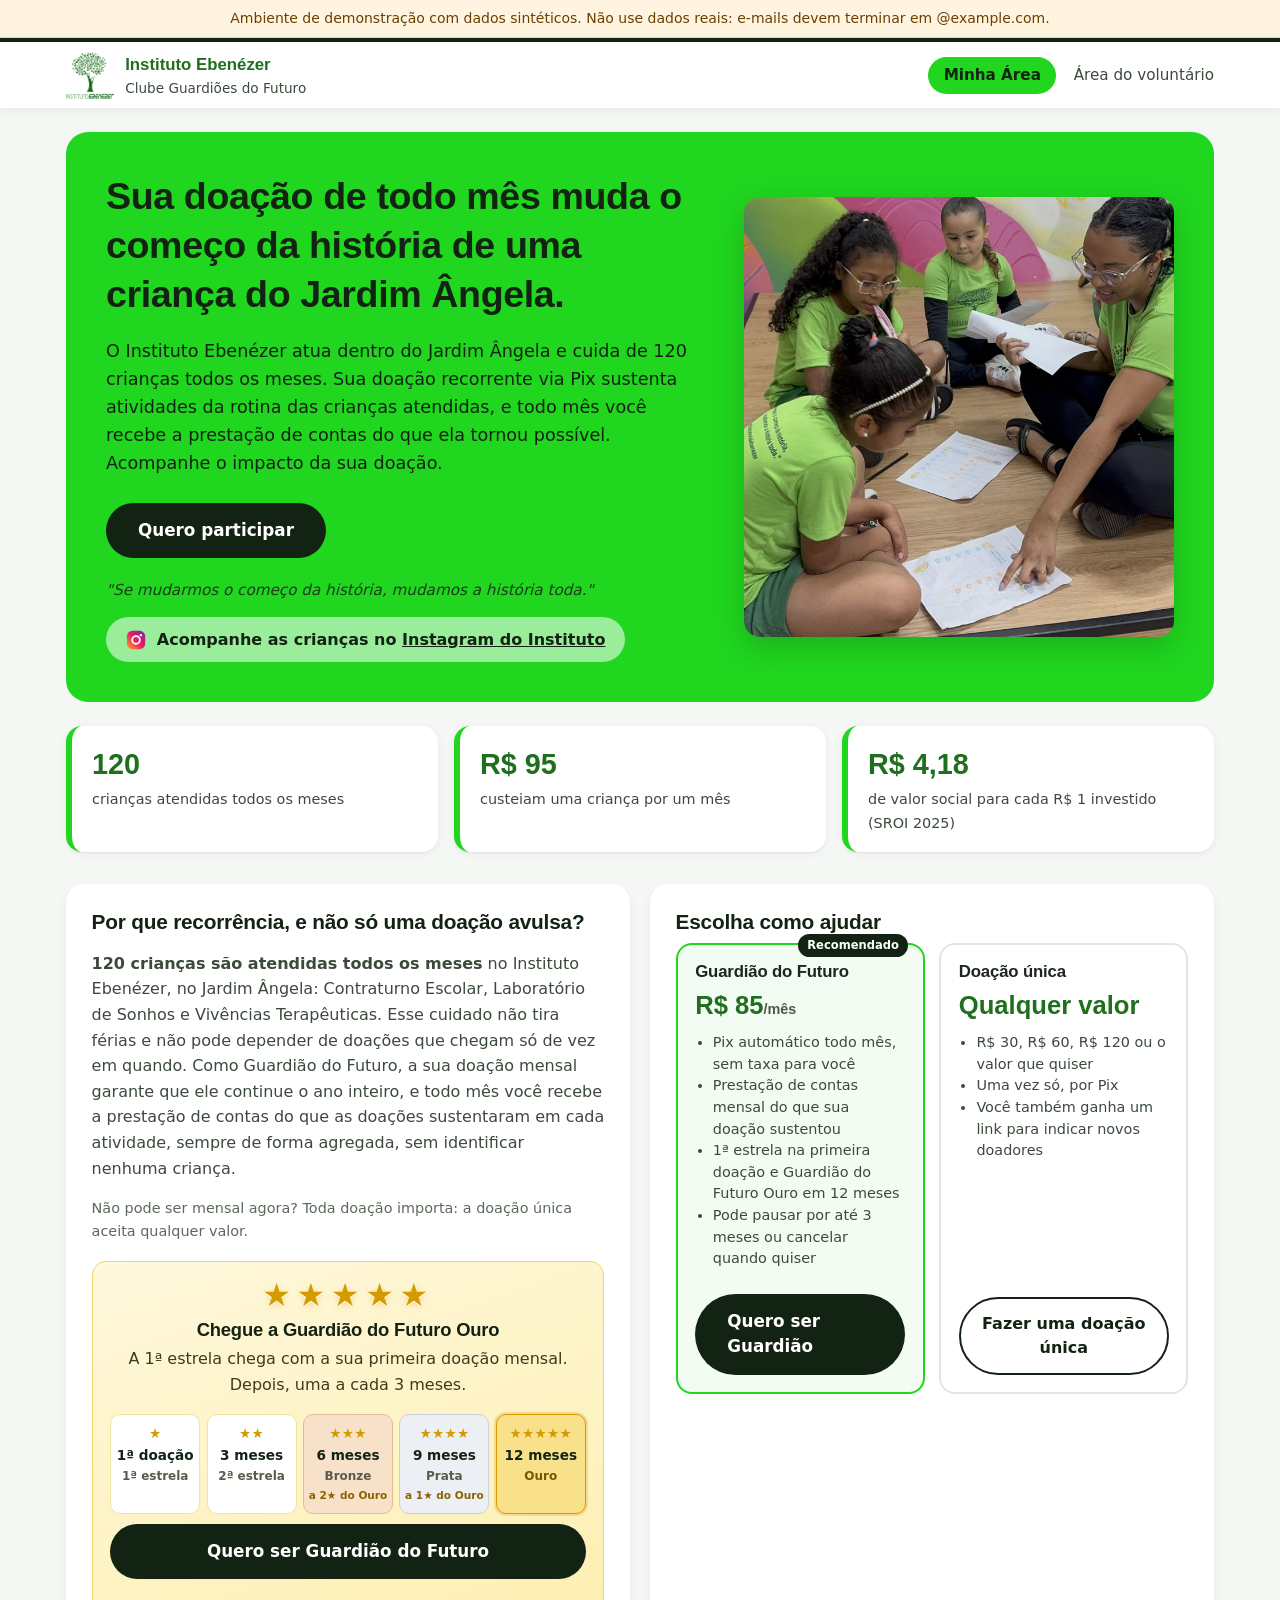
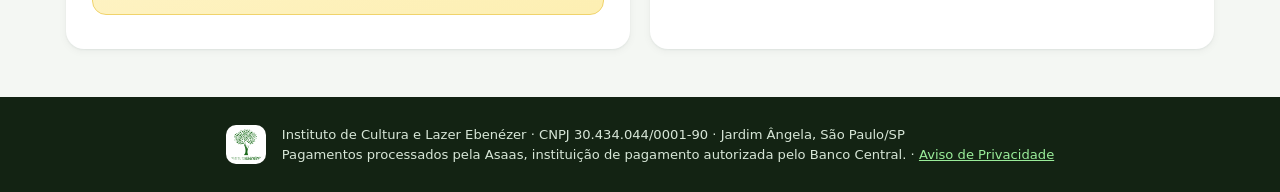
<file: web/index.html>
<!doctype html>
<html lang="pt-BR">
<head>
<meta charset="utf-8">
<meta name="viewport" content="width=device-width, initial-scale=1">
<title>Clube Guardiões do Futuro | Instituto Ebenézer</title>
<meta name="description" content="Doe todo mês e sustente o atendimento de 120 crianças no Jardim Ângela, São Paulo.">
<link rel="icon" type="image/png" href="img/favicon.png">
<link rel="stylesheet" href="css/estilo.css">
</head>
<body class="pub">
<header class="pub-topo">
  <div class="cont">
    <a class="marca-logo" href="index.html">
      <img src="img/logo-ebenezer.png" alt="Instituto Ebenézer" width="48" height="47">
      <span><strong>Instituto Ebenézer</strong><small>Clube Guardiões do Futuro</small></span>
    </a>
    <nav class="nav-topo">
      <a class="link-topo destaque" href="#entrar" data-ir="entrar">Minha Área</a>
      <a class="link-topo" href="painel.html">Área do voluntário</a>
    </nav>
  </div>
</header>

<main>
<div class="faixa-convite" id="faixa-convite" hidden></div>

<!-- ================= INÍCIO ================= -->
<div class="tela" id="tela-inicio" data-tela="inicio">
<section class="vitrine">
  <div class="vitrine-cartao">
    <div class="vitrine-texto">
      <h1>Sua doação de todo mês muda o começo da história de uma criança do Jardim Ângela.</h1>
      <p>O Instituto Ebenézer atua dentro do Jardim Ângela e cuida de 120 crianças todos os meses. Sua doação recorrente via Pix sustenta atividades da rotina das crianças atendidas, e todo mês você recebe a prestação de contas do que ela tornou possível. Acompanhe o impacto da sua doação.</p>
      <a class="btn-pilula" href="#cadastro" data-ir="cadastro" data-tipo="guardiao">Quero participar</a>
      <p class="lema">"Se mudarmos o começo da história, mudamos a história toda."</p>
      <a class="insta" href="https://www.instagram.com/institutosocialebenezer/" target="_blank" rel="noopener">
        <svg viewBox="0 0 24 24" width="22" height="22" aria-hidden="true"><defs><linearGradient id="ig" x1="0" y1="1" x2="1" y2="0"><stop offset="0" stop-color="#f9a825"/><stop offset=".5" stop-color="#e91e63"/><stop offset="1" stop-color="#7b1fa2"/></linearGradient></defs><rect x="2" y="2" width="20" height="20" rx="6" fill="url(#ig)"/><circle cx="12" cy="12" r="4.2" fill="none" stroke="#fff" stroke-width="2"/><circle cx="17.3" cy="6.7" r="1.3" fill="#fff"/></svg>
        <span>Acompanhe as crianças no <u>Instagram do Instituto</u></span>
      </a>
    </div>
    <figure class="vitrine-foto">
      <img src="img/guardioes.jpg" alt="Educadora do Instituto Ebenézer em atividade de leitura com crianças sentadas no chão" width="754" height="1100">
    </figure>
  </div>
</section>

<section class="numeros" aria-label="O Instituto em números">
  <div class="numero"><strong>120</strong><span>crianças atendidas todos os meses</span></div>
  <div class="numero"><strong>R$ 95</strong><span>custeiam uma criança por um mês</span></div>
  <div class="numero"><strong>R$ 4,18</strong><span>de valor social para cada R$ 1 investido (SROI 2025)</span></div>
</section>


<section class="bloco">
  <div class="bloco-cartao">
    <h2>Por que recorrência, e não só uma doação avulsa?</h2>
    <p><strong>120 crianças são atendidas todos os meses</strong> no Instituto Ebenézer, no Jardim Ângela: Contraturno Escolar, Laboratório de Sonhos e Vivências Terapêuticas. Esse cuidado não tira férias e não pode depender de doações que chegam só de vez em quando. Como Guardião do Futuro, a sua doação mensal garante que ele continue o ano inteiro, e todo mês você recebe a prestação de contas do que as doações sustentaram em cada atividade, sempre de forma agregada, sem identificar nenhuma criança.</p>
    <p class="nota-suave">Não pode ser mensal agora? Toda doação importa: a doação única aceita qualquer valor.</p>
    <div class="convite-ouro" aria-labelledby="titulo-ouro">
      <div class="ouro-cabeca">
        <span class="ouro-estrelas" aria-hidden="true">★★★★★</span>
        <h3 id="titulo-ouro">Chegue a Guardião do Futuro Ouro</h3>
        <p>A 1ª estrela chega com a sua primeira doação mensal. Depois, uma a cada 3 meses.</p>
      </div>
      <ol class="trilha-estrelas" aria-label="Como se ganham as estrelas">
        <li><span class="est" aria-hidden="true">★</span><b>1ª doação</b><small>1ª estrela</small></li>
        <li><span class="est" aria-hidden="true">★★</span><b>3 meses</b><small>2ª estrela</small></li>
        <li class="nivel-bronze"><span class="est" aria-hidden="true">★★★</span><b>6 meses</b><small>Bronze</small><i class="falta-ouro">a 2★ do Ouro</i></li>
        <li class="nivel-prata"><span class="est" aria-hidden="true">★★★★</span><b>9 meses</b><small>Prata</small><i class="falta-ouro">a 1★ do Ouro</i></li>
        <li class="nivel-ouro"><span class="est" aria-hidden="true">★★★★★</span><b>12 meses</b><small>Ouro</small></li>
      </ol>
      <a class="btn-pilula" href="#cadastro" data-ir="cadastro" data-tipo="guardiao">Quero ser Guardião do Futuro</a>
    </div>
  </div>
  <div class="bloco-cartao">
    <h2>Escolha como ajudar</h2>
    <div class="formas">
      <div class="forma destaque">
        <span class="etiqueta">Recomendado</span>
        <h3>Guardião do Futuro</h3>
        <div class="forma-valor">R$ 85<small>/mês</small></div>
        <ul>
          <li>Pix automático todo mês, sem taxa para você</li>
          <li>Prestação de contas mensal do que sua doação sustentou</li>
          <li>1ª estrela na primeira doação e Guardião do Futuro Ouro em 12 meses</li>
          <li>Pode pausar por até 3 meses ou cancelar quando quiser</li>
        </ul>
        <a class="btn-pilula largo" href="#cadastro" data-ir="cadastro" data-tipo="guardiao">Quero ser Guardião</a>
      </div>
      <div class="forma">
        <h3>Doação única</h3>
        <div class="forma-valor">Qualquer valor</div>
        <ul>
          <li>R$ 30, R$ 60, R$ 120 ou o valor que quiser</li>
          <li>Uma vez só, por Pix</li>
          <li>Você também ganha um link para indicar novos doadores</li>
        </ul>
        <a class="btn-contorno largo" href="#cadastro" data-ir="cadastro" data-tipo="unica">Fazer uma doação única</a>
      </div>
    </div>
  </div>
</section>
</div>

<!-- ================= CADASTRO (1) ================= -->
<section class="tela jornada" id="tela-cadastro" data-tela="cadastro" hidden>
    <ol class="stepper" aria-label="Etapas da adesão">
      <li class="atual"><span>1</span>Seus dados</li>
      <li class=""><span>2</span>Pagamento</li>
      <li class=""><span>3</span>Confirmação</li>
    </ol>
  <div class="jornada-cartao">
    <img class="jornada-foto" src="img/guardioes-grupo.jpg" alt="Crianças e equipe do Instituto Ebenézer com a camiseta verde do Instituto" width="1200" height="900">
    <h1>Fazer parte do Clube Guardiões do Futuro</h1>
    <p class="sub">Doação via Pix, em poucos passos, sem burocracia.</p>
    <form class="cartao form-adesao" id="form-adesao" novalidate>
      <fieldset class="campo escolha-tipo">
        <legend>Como você quer ajudar?</legend>
        <label class="tipo"><input type="radio" name="tipo" value="guardiao" id="tipo-guardiao" checked>
          <span><strong>Guardião do Futuro · R$ 85 por mês</strong><small>Doação mensal recorrente, com prestação de contas todo mês</small></span></label>
        <label class="tipo"><input type="radio" name="tipo" value="unica" id="tipo-unica">
          <span><strong>Doação única · qualquer valor</strong><small>Uma vez só. Para quem não pode ser mensal agora ou quer doar mais</small></span></label>
      </fieldset>
      <fieldset class="campo" id="bloco-valor-unica" hidden style="border:0;padding:0;margin:0 0 1rem">
        <legend style="font-weight:600;font-size:.9rem;margin-bottom:.3rem">Quanto você quer doar?</legend>
        <div class="faixas">
          <label class="faixa"><input type="radio" name="valor" value="30"><span>R$ 30<small>&nbsp;</small></span></label>
          <label class="faixa"><input type="radio" name="valor" value="60" checked><span>R$ 60<small>&nbsp;</small></span></label>
          <label class="faixa"><input type="radio" name="valor" value="120"><span>R$ 120<small>&nbsp;</small></span></label>
          <label class="faixa"><input type="radio" name="valor" value="outro"><span>Outro<small>&nbsp;</small></span></label>
        </div>
        <div class="campo" id="campo-outro" hidden style="margin-top:.5rem">
          <label for="valor-outro">Outro valor (R$)</label>
          <input id="valor-outro" type="number" min="10" max="50000" step="1" inputmode="numeric" placeholder="Ex.: 500">
        </div>
      </fieldset>
      <div class="campo"><label for="nome">Nome</label><input id="nome" type="text" autocomplete="name" required maxlength="120"></div>
      <div class="campo"><label for="telefone">WhatsApp</label><input id="telefone" type="tel" autocomplete="tel" placeholder="(11) 90000-0000" maxlength="30">
        <div class="ajuda">É por onde chegam o Pix do mês, o agradecimento e as notícias das crianças. Também é o seu acesso à Minha Área.</div></div>
      <div class="campo"><label for="cpf">CPF</label><input id="cpf" type="text" inputmode="numeric" autocomplete="off" placeholder="000.000.000-00" maxlength="14" required>
        <div class="ajuda">Exigido para o Pix. Guardamos o CPF cifrado: a equipe do Clube não vê o número.</div></div>
      <div class="campo"><label for="email">E-mail <span class="opcional">(opcional)</span></label><input id="email" type="email" autocomplete="email"></div>
      <div class="campo" id="campo-dia"><label for="dia">Melhor dia para o Pix</label>
        <select id="dia"><option>5</option><option selected>10</option><option>15</option><option>20</option><option>25</option></select></div>
      <label class="consent campo"><input type="checkbox" id="consent" required>
        <span>Autorizo o Instituto Ebenézer a usar meu nome, CPF, WhatsApp e e-mail (se informado) para processar a doação e enviar notícias do Clube, conforme o <a href="privacidade.html" target="_blank">Aviso de Privacidade (LGPD)</a>. Posso cancelar quando quiser.</span></label>
      <button class="btn-pilula largo" type="submit" id="btn-aderir">Continuar para o pagamento</button>
      <div id="resultado" aria-live="polite"></div>
      <p class="rodape-form"><a href="#inicio" data-ir="inicio">Cancelar e voltar ao início</a></p>
    </form>
  </div>
</section>

<!-- ================= PAGAMENTO (2) ================= -->
<section class="tela jornada" id="tela-pagamento" data-tela="pagamento" hidden>
    <ol class="stepper" aria-label="Etapas da adesão">
      <li class="feito"><span>✓</span>Seus dados</li>
      <li class="atual"><span>2</span>Pagamento</li>
      <li class=""><span>3</span>Confirmação</li>
    </ol>
  <div class="jornada-cartao">
    <h1>Pagar via Pix</h1>
    <p class="sub">Falta pouco, <strong data-campo="nome"></strong>. <span data-se="guardiao">Este é o Pix do seu primeiro mês.</span><span data-se="unica">Este é o Pix da sua doação.</span></p>
    <div class="aviso-teste" data-so-demo>Tela de demonstração: nenhuma cobrança real é feita. Em produção, este Pix é gerado pela Asaas, que já é o gateway do Instituto.</div>
    <div class="pix">
      <div class="pix-qr" id="pix-qr" aria-hidden="true"></div>
      <div class="pix-valor" data-campo="valor"></div>
      <div class="pix-sub"><span data-se="guardiao">por mês · Instituto Ebenézer · todo dia <span data-campo="dia"></span></span><span data-se="unica">doação única · Instituto Ebenézer</span></div>
      <div class="pix-copia">
        <code id="pix-codigo"></code>
        <button class="btn-contorno" type="button" id="btn-copiar-pix">Copiar</button>
      </div>
    </div>
    <ol class="instrucoes">
      <li>Abra o app do seu banco e escolha <strong>Pix</strong>.</li>
      <li>Leia o QR Code ou cole o código <strong>copia e cola</strong>.</li>
      <li>Confirme o pagamento.<span data-se="guardiao"> Nos próximos meses, o Pix chega no seu WhatsApp.</span></li>
    </ol>
    <div class="acoes">
      <button class="btn-pilula" type="button" id="btn-ja-paguei">Já paguei</button>
    </div>
    <p class="demo-link" data-so-demo><button type="button" class="link" id="btn-simular-falha">Simular falha no Pix (demonstração)</button></p>
  </div>
</section>

<!-- ================= ERRO NO PIX ================= -->
<section class="tela jornada" id="tela-erro-pix" data-tela="erro-pix" hidden>
    <ol class="stepper" aria-label="Etapas da adesão">
      <li class="feito"><span>✓</span>Seus dados</li>
      <li class="atual"><span>2</span>Pagamento</li>
      <li class=""><span>3</span>Confirmação</li>
    </ol>
  <div class="jornada-cartao">
    <h1>Não conseguimos confirmar o Pix</h1>
    <p class="sub">Isso pode acontecer eventualmente. Veja o que fazer a seguir.</p>
    <div class="aviso-erro">Pode ser instabilidade do banco ou o código Pix expirou. Nenhum valor foi cobrado: pode tentar novamente com tranquilidade.</div>
    <div class="acoes">
      <a class="btn-pilula" href="#pagamento" data-ir="pagamento">Tentar novamente</a>
    </div>
  </div>
</section>

<!-- ================= CONFIRMAÇÃO (3) ================= -->
<section class="tela jornada" id="tela-confirmacao" data-tela="confirmacao" hidden>
    <ol class="stepper" aria-label="Etapas da adesão">
      <li class="feito"><span>✓</span>Seus dados</li>
      <li class="feito"><span>✓</span>Pagamento</li>
      <li class="feito"><span>✓</span>Confirmação</li>
    </ol>
  <div class="jornada-cartao centro">
    <div class="selo-ok" aria-hidden="true">✓</div>
    <h1>Obrigado(a), <span data-campo="nome"></span>! 💚</h1>
    <p class="sub"><span data-se="guardiao">Você agora é Guardião do Futuro. Este é o resumo.</span><span data-se="unica">Sua doação faz diferença na rotina das crianças. Este é o resumo.</span></p>
    <dl class="resumo">
      <div><dt>Doador(a)</dt><dd data-campo="nome-completo"></dd></div>
      <div><dt>Valor</dt><dd><span data-campo="valor"></span><span data-se="guardiao"> / mês</span></dd></div>
      <div><dt>Forma</dt><dd><span data-se="guardiao">Mensal, via Pix, todo dia <span data-campo="dia"></span></span><span data-se="unica">Doação única, via Pix</span></dd></div>
      <div data-se="convidado"><dt>Convite de</dt><dd data-campo="convidado"></dd></div>
    </dl>
    <div class="indique">
      <h2>Indique um novo Doador</h2>
      <p>Uma mensagem sua vale mais que qualquer campanha. Mande pelo WhatsApp para quem você sabe que se importa.</p>
      <a class="btn-whats" id="btn-indicar" href="#" target="_blank" rel="noopener"><span aria-hidden="true">💬</span> Indique um novo Doador</a>
      <a class="link" href="#convite" data-ir="convite">Ver a mensagem e copiar o meu link</a>
    </div>
    <div class="aviso-suave"><span data-se="guardiao">A Asaas confirma o Pix em instantes e você recebe o agradecimento no WhatsApp. Todo mês chega a notícia do que as doações sustentaram. A cada 3 meses você ganha uma estrela.</span><span data-se="unica">Você recebe o agradecimento no WhatsApp. Quando quiser, pode virar Guardião do Futuro com R$ 85 por mês.</span></div>
    <div class="acoes coluna">
      <a class="btn-pilula" href="#area" data-ir="area" data-se="guardiao">Ir para minha Área</a>
      <a class="link" href="#inicio" data-ir="inicio">Voltar ao início</a>
    </div>
  </div>
</section>

<!-- ================= CONVITE ================= -->
<section class="tela jornada" id="tela-convite" data-tela="convite" hidden>
  <div class="jornada-cartao">
    <h1>Indique um novo Doador</h1>
    <p class="sub">Seu link pessoal. Quem entrar por ele vê esta página já como seu convite, e o Instituto sabe que veio de você.</p>
    <div class="msg-convite" id="msg-convite"></div>
    <div class="pix-copia">
      <code id="link-convite"></code>
      <button class="btn-contorno" type="button" id="btn-copiar-convite">Copiar link</button>
    </div>
    <div class="acoes coluna">
      <a class="btn-whats" id="btn-whatsapp" href="#" target="_blank" rel="noopener"><span aria-hidden="true">💬</span> Enviar pelo WhatsApp</a>
      <a class="link" href="#inicio" data-ir="inicio">Pular por agora</a>
    </div>
  </div>
</section>

<!-- ================= MINHA ÁREA: ENTRAR ================= -->
<section class="tela jornada" id="tela-entrar" data-tela="entrar" hidden>
  <div class="jornada-cartao">
    <h1>🔐 Entrar na minha Área</h1>
    <p class="sub">Para quem já é Guardião: acompanhe sua doação, seu impacto, suas estrelas e seu recibo.</p>
    <form id="form-entrar" novalidate>
      <div class="campo"><label for="lg-whats">WhatsApp cadastrado</label><input id="lg-whats" type="tel" autocomplete="tel" placeholder="(11) 90000-0000" maxlength="30"></div>
      <div class="campo"><label for="lg-cpf">CPF cadastrado</label><input id="lg-cpf" type="text" inputmode="numeric" autocomplete="off" placeholder="000.000.000-00" maxlength="14"></div>
      <button class="btn-pilula largo" type="submit" id="btn-entrar">Entrar</button>
      <div id="msg-entrar" aria-live="polite"></div>
    </form>
    <p class="demo-link" data-so-demo><button type="button" class="link" id="btn-entrar-demo">Entrar como Guardião de demonstração</button></p>
    <p class="rodape-form"><a href="#inicio" data-ir="inicio">Voltar ao início</a></p>
  </div>
</section>

<!-- ================= MINHA ÁREA ================= -->
<section class="tela area" id="tela-area" data-tela="area" hidden>
  <div class="area-topo">
    <p class="area-ola">Olá, <span id="area-nome"></span>! Esta é a sua Área de Guardião.</p>
    <button class="btn-contorno" type="button" id="btn-sair-area">Sair</button>
  </div>
  <div class="conquista" id="area-nivel"></div>
  <div class="area-grade">
    <div class="area-cartao" id="area-jornada"></div>
    <div class="area-cartao" id="area-status"></div>
  </div>
  <div class="area-cartao alerta-atraso" id="area-atraso" hidden></div>
  <div class="area-cartao indique compacto">
    <div>
      <h2>Indique um novo Doador</h2>
      <p id="area-indicacoes"></p>
    </div>
    <a class="btn-whats" id="area-btn-indicar" href="#" target="_blank" rel="noopener"><span aria-hidden="true">💬</span> Indique um novo Doador</a>
  </div>
  <div class="area-grade">
    <div class="area-cartao">
      <h2>Linha do tempo de impacto</h2>
      <p class="sub">O que as doações sustentaram, mês a mês.</p>
      <ol class="linha-tempo" id="area-impacto"></ol>
    </div>
    <div class="area-cartao">
      <h2>Histórico de doações</h2>
      <table class="tabela-simples" id="area-historico"></table>
      <button class="btn-contorno" type="button" id="btn-recibo">Emitir recibo de <span id="ano-recibo"></span></button>
    </div>
  </div>
  <div id="msg-area" aria-live="polite"></div>
</section>

<!-- ================= RECIBO ================= -->
<section class="tela recibo" id="tela-recibo" data-tela="recibo" hidden>
  <div class="recibo-folha" id="recibo-folha"></div>
  <div class="acoes nao-imprimir">
    <button class="btn-pilula" type="button" onclick="window.print()">Imprimir ou salvar em PDF</button>
    <a class="link" href="#area" data-ir="area">Voltar para minha Área</a>
  </div>
</section>

<dialog id="dlg-cancelar" class="dialogo">
  <form method="dialog">
    <h2>Cancelar sua doação mensal?</h2>
    <p>Antes de cancelar: você pode <strong>pausar por até 3 meses</strong> e a doação volta sozinha. Sua história como Guardião continua.</p>
    <label for="cr-motivo">Motivo (opcional)</label>
    <select id="cr-motivo">
      <option value="">Prefiro não informar</option>
      <option>O valor ficou apertado no momento</option>
      <option>Não estou vendo o impacto com clareza</option>
      <option>Vou apoiar o Instituto de outra forma</option>
      <option>Outro motivo</option>
    </select>
    <div class="acoes">
      <button class="btn-pilula" value="pausar" type="submit">Prefiro pausar</button>
      <button class="btn-contorno perigo" value="cancelar" type="submit" id="btn-confirmar-cancelar">Sim, cancelar</button>
      <button class="link" value="voltar" type="submit">Voltar</button>
    </div>
  </form>
</dialog>
</main>

<footer class="rodape-pub">
  <img src="img/logo-ebenezer.png" alt="" width="40" height="39">
  <div>Instituto de Cultura e Lazer Ebenézer · CNPJ 30.434.044/0001-90 · Jardim Ângela, São Paulo/SP<br>
  Pagamentos processados pela Asaas, instituição de pagamento autorizada pelo Banco Central. · <a href="privacidade.html">Aviso de Privacidade</a></div>
</footer>

<script src="vendor/supabase-2.117.2.js"></script>
<script src="config.js"></script>
<script src="js/comum.js"></script>
<script src="js/adesao.js"></script>
</body>
</html>
</file>
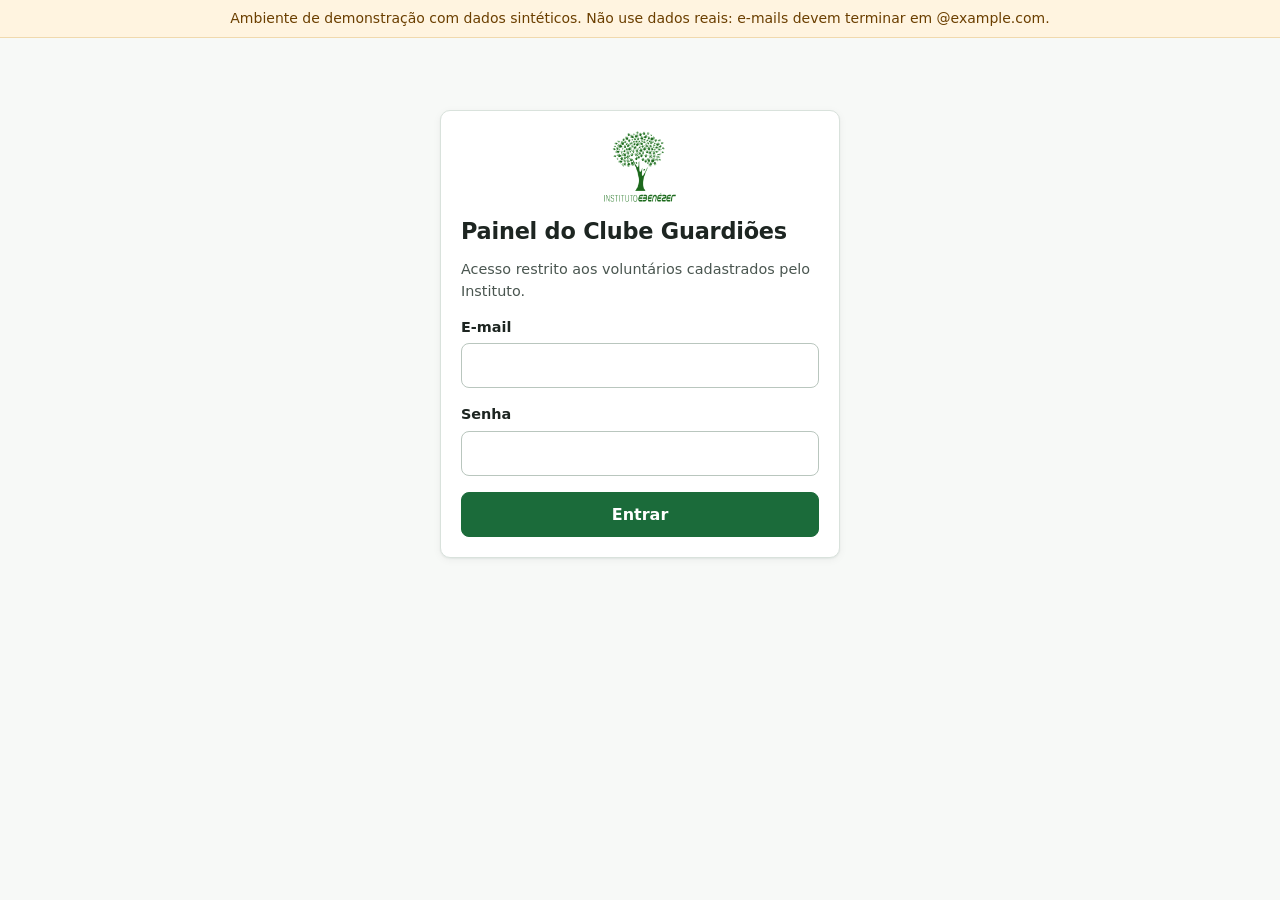
<file: web/painel.html>
<!doctype html>
<html lang="pt-BR">
<head>
<meta charset="utf-8">
<meta name="viewport" content="width=device-width, initial-scale=1">
<title>Painel do Clube | Instituto Ebenézer</title>
<link rel="icon" type="image/png" href="img/favicon.png">
<link rel="stylesheet" href="css/estilo.css">
</head>
<body>

<!-- ============ LOGIN ============ -->
<section id="tela-login" class="login cartao" hidden>
  <img src="img/logo-ebenezer.png" alt="Instituto Ebenézer" width="72" height="71" style="display:block;margin:0 auto 1rem">
  <h1>Painel do Clube Guardiões</h1>
  <p style="color:var(--tinta-2);font-size:.9rem">Acesso restrito aos voluntários cadastrados pelo Instituto.</p>
  <form id="form-login">
    <div class="campo"><label for="login-email">E-mail</label><input id="login-email" type="email" autocomplete="username" required></div>
    <div class="campo"><label for="login-senha">Senha</label><input id="login-senha" type="password" autocomplete="current-password" required></div>
    <button class="btn" style="width:100%" type="submit">Entrar</button>
    <div id="login-msg" aria-live="polite"></div>
  </form>
</section>

<!-- ============ PAINEL ============ -->
<div id="tela-painel" hidden>
  <header class="painel-topo">
    <div class="cont">
      <div class="marca-logo"><img src="img/logo-ebenezer.png" alt="Instituto Ebenézer" width="40" height="39"><span><strong>Clube Guardiões do Futuro</strong><small>Painel do voluntário</small></span></div>
      <div class="quem"><span id="quem-email"></span><button class="btn sec peq" id="btn-sair">Sair</button></div>
    </div>
  </header>
  <nav class="abas" aria-label="Seções do painel">
    <div class="cont" role="tablist">
      <button role="tab" data-aba="resumo" aria-selected="true">Resumo</button>
      <button role="tab" data-aba="alerta" aria-selected="false">Alerta de churn <span class="badge" id="badge-alerta" hidden></span></button>
      <button role="tab" data-aba="guardioes" aria-selected="false">Guardiões</button>
      <button role="tab" data-aba="unicas" aria-selected="false">Doações únicas</button>
      <button role="tab" data-aba="canais" aria-selected="false">Canais</button>
      <button role="tab" data-aba="atividades" aria-selected="false">Atividades</button>
      <button role="tab" data-aba="operacao" aria-selected="false">Operação do mês</button>
    </div>
  </nav>

  <main class="painel">
    <div id="painel-msg" aria-live="polite"></div>

    <!-- RESUMO -->
    <section class="aba" id="aba-resumo" role="tabpanel">
      <div class="cabecalho-aba">
        <div><h2>Resumo</h2><p id="resumo-ref">Último mês fechado</p></div>
        <button class="btn sec peq" id="btn-exportar">Baixar métricas mensais (CSV) para prestação de contas</button>
      </div>
      <div class="kpis" id="kpis"></div>
      <div class="grade-2">
        <div class="grafico" id="graf-base"><h3>Guardiões ativos no fim de cada mês</h3><p class="nota">Linha tracejada: meta de 100 Guardiões</p></div>
        <div class="grafico" id="graf-receita"><h3>Receita recorrente recebida por mês</h3><p class="nota">Linha tracejada: custeio mensal realizado em 2025</p></div>
      </div>
      <h3 style="margin-top:1.25rem;font-size:1rem">Métricas mensais</h3>
      <div class="tabela-wrap"><table id="tab-metricas"></table></div>
    </section>

    <!-- ALERTA -->
    <section class="aba" id="aba-alerta" role="tabpanel" hidden>
      <div class="cabecalho-aba">
        <div><h2>Alerta de churn</h2><p>Guardiões com Pix vencido e não pago. A Asaas já enviou a mensagem de recuperação; os de prioridade alta pedem contato pessoal.</p></div>
      </div>
      <div class="tabela-wrap"><table id="tab-alerta"></table></div>
    </section>

    <!-- GUARDIÕES -->
    <section class="aba" id="aba-guardioes" role="tabpanel" hidden>
      <div class="cabecalho-aba">
        <div><h2>Guardiões</h2><p>Clique em um nome para ver o histórico de cobranças e mensagens.</p></div>
        <button class="btn peq" id="btn-nova-adesao">Registrar adesão</button>
      </div>
      <div class="filtros">
        <div class="campo"><label for="busca">Buscar</label><input id="busca" type="text" placeholder="Nome ou e-mail"></div>
        <div class="campo"><label for="filtro-sit">Situação</label>
          <select id="filtro-sit"><option value="">Todas</option><option value="ativo">Ativo</option><option value="em_risco">Em risco</option><option value="pausado">Pausado</option><option value="cancelado">Cancelado</option></select></div>
        <div class="campo"><label for="filtro-origem">Canal</label><select id="filtro-origem"><option value="">Todos</option></select></div>
      </div>
      <form class="filtros" id="form-consulta-cpf" style="background:#fff;border:1px solid var(--linha);border-radius:var(--raio);padding:.75rem">
        <div class="campo"><label for="consulta-cpf">Este CPF já é Guardião?</label><input id="consulta-cpf" type="text" inputmode="numeric" autocomplete="off" placeholder="000.000.000-00" maxlength="14"></div>
        <button class="btn sec" type="submit">Consultar</button>
        <div id="resultado-cpf" aria-live="polite" style="align-self:center;font-size:.9rem"></div>
      </form>
      <p id="contagem-guardioes" style="font-size:.85rem;color:var(--tinta-2);margin:.25rem 0 .5rem"></p>
      <div class="tabela-wrap"><table id="tab-guardioes"></table></div>
    </section>

    <!-- DOAÇÕES ÚNICAS -->
    <section class="aba" id="aba-unicas" role="tabpanel" hidden>
      <div class="cabecalho-aba">
        <div><h2>Doações únicas</h2><p>Quem doou uma vez, de qualquer valor. São candidatos naturais a Guardião: convide pelo WhatsApp.</p></div>
      </div>
      <p id="unicas-resumo" style="font-size:.9rem;color:var(--tinta-2)"></p>
      <div class="tabela-wrap"><table id="tab-unicas"></table></div>
    </section>

    <!-- CANAIS -->
    <section class="aba" id="aba-canais" role="tabpanel" hidden>
      <div class="cabecalho-aba">
        <div><h2>Resultado por canal de aquisição</h2><p>Mede onde as horas mensais de captação (56 h, e 72 h a partir da Fase 3) dão mais retorno.</p></div>
      </div>
      <div class="tabela-wrap"><table id="tab-canais"></table></div>
    </section>

    <!-- ATIVIDADES E PRESTAÇÃO DE CONTAS -->
    <section class="aba" id="aba-atividades" role="tabpanel" hidden>
      <div class="cabecalho-aba">
        <div><h2>Atividades e prestação de contas</h2><p>Registre o que cada atividade sustentou no mês. É esse texto que chega aos Guardiões na notícia mensal de impacto, sempre de forma agregada, sem identificar crianças.</p></div>
        <div class="campo" style="margin:0;min-width:200px"><label for="comp-atividades">Mês</label><input id="comp-atividades" type="month"></div>
      </div>
      <div class="atividades" id="lista-atividades"></div>
      <div class="previa" id="previa-noticia"></div>
    </section>

    <!-- OPERAÇÃO -->
    <section class="aba" id="aba-operacao" role="tabpanel" hidden>
      <div class="cabecalho-aba">
        <div><h2>Operação do mês</h2><p>A rotina mensal do Clube, em três passos.</p></div>
        <div class="campo" style="margin:0;min-width:200px"><label for="competencia">Mês de competência</label><input id="competencia" type="month"></div>
      </div>
      <div class="acoes-mes">
        <div class="acao"><h3>1. Gerar cobranças</h3><p>Cria o Pix do mês para cada Guardião ativo. Em produção, a própria assinatura da Asaas faz isso.</p>
          <button class="btn" id="btn-gerar">Gerar cobranças do mês</button></div>
        <div class="acao" id="acao-simular"><span class="tag">Somente demonstração</span><h3>2. Simular a Asaas</h3>
          <p>Emite os avisos de pagamento e de atraso que a Asaas enviaria, pelo mesmo caminho do webhook real.</p>
          <button class="btn" id="btn-simular">Simular pagamentos do mês</button></div>
        <div class="acao"><h3>3. Enviar notícia de impacto</h3><p>Envia a todos os Guardiões ativos a prestação de contas registrada na aba Atividades, uma vez por mês.</p>
          <button class="btn" id="btn-impacto">Enviar notícia do mês</button></div>
      </div>
      <div class="kpis" id="kpis-mes"></div>
      <div class="filtros">
        <div class="campo"><label for="filtro-cob">Status da cobrança</label>
          <select id="filtro-cob"><option value="">Todos</option><option value="pendente">Pendente</option><option value="pago">Pago</option>
            <option value="falhou">Falhou</option><option value="recuperado">Recuperado</option><option value="cancelado">Cancelado</option></select></div>
      </div>
      <div class="tabela-wrap"><table id="tab-cobrancas"></table></div>
    </section>
  </main>
</div>

<!-- detalhe do Guardião -->
<dialog id="dlg-guardiao" aria-labelledby="dlg-g-titulo">
  <div class="dlg-cab"><h2 id="dlg-g-titulo" style="font-size:1.1rem;margin:0"></h2><button class="btn sec peq" data-fechar>Fechar</button></div>
  <div class="dlg-corpo" id="dlg-g-corpo"></div>
</dialog>

<!-- contato pessoal (alerta de churn) -->
<dialog id="dlg-contato" aria-labelledby="dlg-c-titulo">
  <div class="dlg-cab"><h2 id="dlg-c-titulo" style="font-size:1.1rem;margin:0">Registrar contato feito</h2><button class="btn sec peq" data-fechar>Fechar</button></div>
  <form class="dlg-corpo" id="form-contato">
    <p style="font-size:.9rem;color:var(--tinta-2);margin-top:0">Contato pessoal com <strong id="contato-nome"></strong>. Fica no histórico do Guardião e no alerta de churn.</p>
    <div class="campo"><label for="contato-anotacao">Anotação (opcional)</label><textarea id="contato-anotacao" rows="3" maxlength="300" placeholder="Ex.: liguei, vai pagar sexta"></textarea></div>
    <button class="btn" type="submit">Registrar contato</button>
  </form>
</dialog>

<!-- adesão pelo voluntário -->
<dialog id="dlg-adesao" aria-labelledby="dlg-a-titulo">
  <div class="dlg-cab"><h2 id="dlg-a-titulo" style="font-size:1.1rem;margin:0">Registrar adesão</h2><button class="btn sec peq" data-fechar>Fechar</button></div>
  <form class="dlg-corpo" id="form-adesao-painel">
    <p style="font-size:.85rem;color:var(--tinta-2);margin-top:0">Para quem aderiu pessoalmente, por exemplo em evento ou pelo QR Code na comunidade.</p>
    <div class="campo"><label for="a-nome">Nome</label><input id="a-nome" type="text" required maxlength="120"></div>
    <div class="campo"><label for="a-email">E-mail <span class="ajuda">(opcional)</span></label><input id="a-email" type="email"></div>
    <div class="campo"><label for="a-cpf">CPF</label><input id="a-cpf" type="text" inputmode="numeric" autocomplete="off" placeholder="000.000.000-00" maxlength="14" required></div>
    <div class="campo"><label for="a-tel">WhatsApp</label><input id="a-tel" type="tel" maxlength="30"></div>
    <div class="grade-2">
      <div class="campo"><label for="a-valor">Valor mensal (R$)</label><input id="a-valor" type="number" min="10" max="5000" value="85" required>
        <div class="ajuda">Guardião novo: R$ 85. Outro valor só para quem já doa por Pix direto.</div></div>
      <div class="campo"><label for="a-dia">Dia do Pix</label><select id="a-dia"><option>5</option><option selected>10</option><option>15</option><option>20</option><option>25</option></select></div>
    </div>
    <div class="campo"><label for="a-origem">Canal</label><select id="a-origem"></select></div>
    <label class="consent campo"><input type="checkbox" id="a-direto"><span><strong>Já doa por Pix direto</strong> na conta do Instituto (base atual). Entra no painel sem trocar a forma de pagar; o convite para migrar à Asaas vem depois.</span></label>
    <label class="consent campo"><input type="checkbox" id="a-consent"><span>A pessoa autorizou o uso de nome, CPF, WhatsApp e e-mail (se informado) para a doação mensal e as notícias do Clube (LGPD).</span></label>
    <button class="btn" type="submit">Registrar</button>
    <div id="a-msg" aria-live="polite"></div>
  </form>
</dialog>

<script src="vendor/supabase-2.117.2.js"></script>
<script src="config.js"></script>
<script src="js/comum.js"></script>
<script src="js/painel.js"></script>
</body>
</html>
</file>
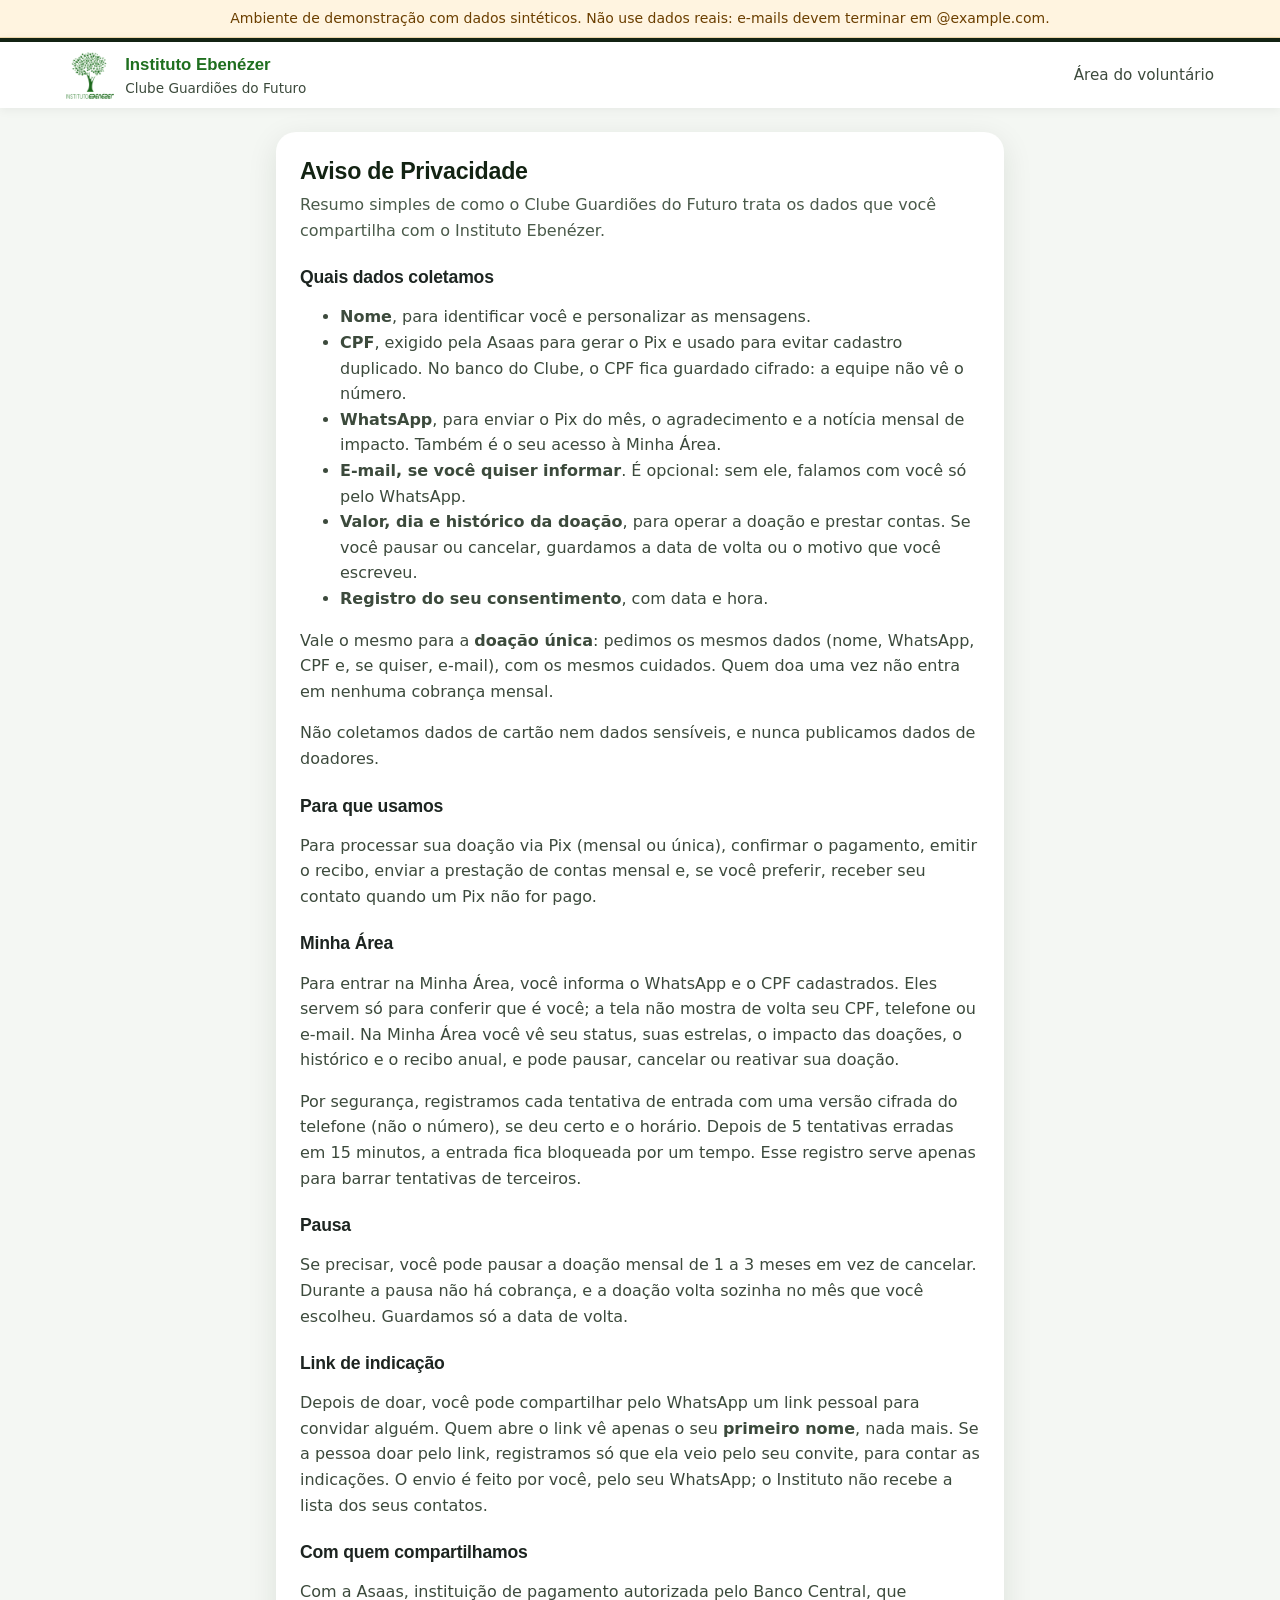
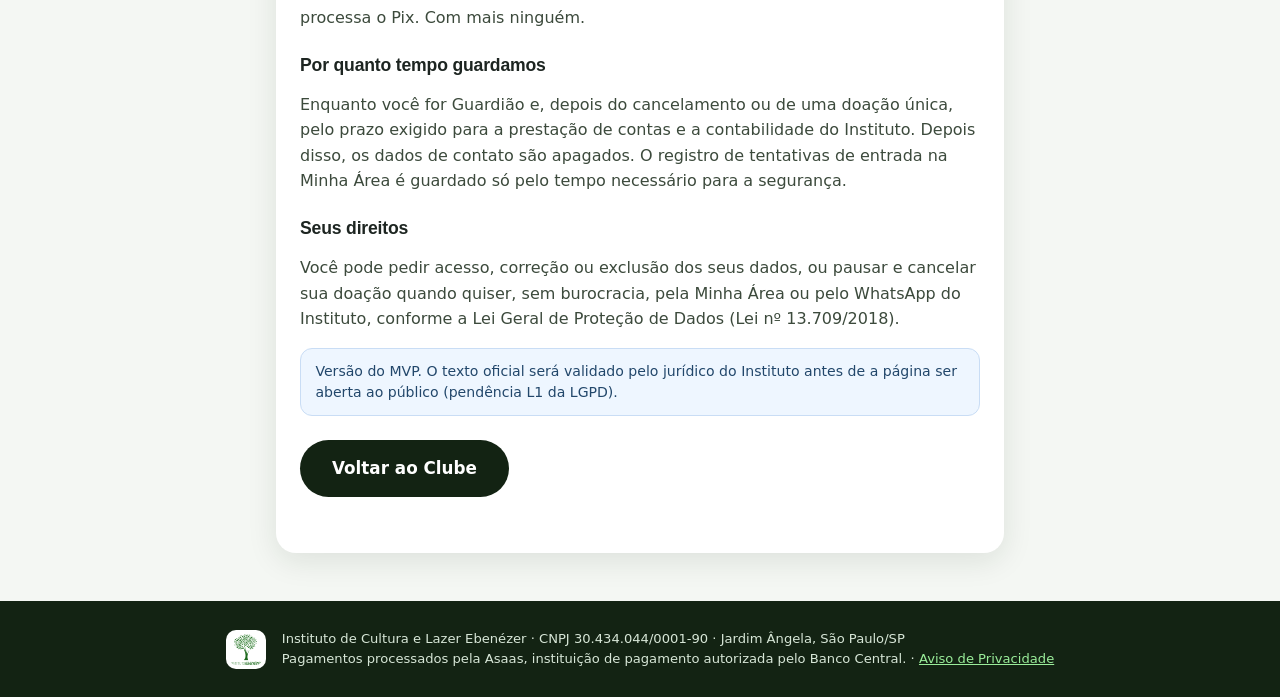
<file: web/privacidade.html>
<!doctype html>
<html lang="pt-BR">
<head>
<meta charset="utf-8">
<meta name="viewport" content="width=device-width, initial-scale=1">
<title>Aviso de Privacidade | Clube Guardiões do Futuro</title>
<meta name="description" content="Como o Clube Guardiões do Futuro trata os dados de quem doa ao Instituto Ebenézer.">
<link rel="icon" type="image/png" href="img/favicon.png">
<link rel="stylesheet" href="css/estilo.css">
</head>
<body class="pub">
<header class="pub-topo">
  <div class="cont">
    <a class="marca-logo" href="index.html">
      <img src="img/logo-ebenezer.png" alt="Instituto Ebenézer" width="48" height="47">
      <span><strong>Instituto Ebenézer</strong><small>Clube Guardiões do Futuro</small></span>
    </a>
    <a class="link-topo" href="painel.html">Área do voluntário</a>
  </div>
</header>

<main class="privacidade">
  <div class="jornada-cartao">
  <h1>Aviso de Privacidade</h1>
  <p class="sub">Resumo simples de como o Clube Guardiões do Futuro trata os dados que você compartilha com o Instituto Ebenézer.</p>

  <h2>Quais dados coletamos</h2>
  <ul>
    <li><strong>Nome</strong>, para identificar você e personalizar as mensagens.</li>
    <li><strong>CPF</strong>, exigido pela Asaas para gerar o Pix e usado para evitar cadastro duplicado. No banco do Clube, o CPF fica guardado cifrado: a equipe não vê o número.</li>
    <li><strong>WhatsApp</strong>, para enviar o Pix do mês, o agradecimento e a notícia mensal de impacto. Também é o seu acesso à Minha Área.</li>
    <li><strong>E-mail, se você quiser informar</strong>. É opcional: sem ele, falamos com você só pelo WhatsApp.</li>
    <li><strong>Valor, dia e histórico da doação</strong>, para operar a doação e prestar contas. Se você pausar ou cancelar, guardamos a data de volta ou o motivo que você escreveu.</li>
    <li><strong>Registro do seu consentimento</strong>, com data e hora.</li>
  </ul>
  <p>Vale o mesmo para a <strong>doação única</strong>: pedimos os mesmos dados (nome, WhatsApp, CPF e, se quiser, e-mail), com os mesmos cuidados. Quem doa uma vez não entra em nenhuma cobrança mensal.</p>
  <p>Não coletamos dados de cartão nem dados sensíveis, e nunca publicamos dados de doadores.</p>

  <h2>Para que usamos</h2>
  <p>Para processar sua doação via Pix (mensal ou única), confirmar o pagamento, emitir o recibo, enviar a prestação de contas mensal e, se você preferir, receber seu contato quando um Pix não for pago.</p>

  <h2>Minha Área</h2>
  <p>Para entrar na Minha Área, você informa o WhatsApp e o CPF cadastrados. Eles servem só para conferir que é você; a tela não mostra de volta seu CPF, telefone ou e-mail. Na Minha Área você vê seu status, suas estrelas, o impacto das doações, o histórico e o recibo anual, e pode pausar, cancelar ou reativar sua doação.</p>
  <p>Por segurança, registramos cada tentativa de entrada com uma versão cifrada do telefone (não o número), se deu certo e o horário. Depois de 5 tentativas erradas em 15 minutos, a entrada fica bloqueada por um tempo. Esse registro serve apenas para barrar tentativas de terceiros.</p>

  <h2>Pausa</h2>
  <p>Se precisar, você pode pausar a doação mensal de 1 a 3 meses em vez de cancelar. Durante a pausa não há cobrança, e a doação volta sozinha no mês que você escolheu. Guardamos só a data de volta.</p>

  <h2>Link de indicação</h2>
  <p>Depois de doar, você pode compartilhar pelo WhatsApp um link pessoal para convidar alguém. Quem abre o link vê apenas o seu <strong>primeiro nome</strong>, nada mais. Se a pessoa doar pelo link, registramos só que ela veio pelo seu convite, para contar as indicações. O envio é feito por você, pelo seu WhatsApp; o Instituto não recebe a lista dos seus contatos.</p>

  <h2>Com quem compartilhamos</h2>
  <p>Com a Asaas, instituição de pagamento autorizada pelo Banco Central, que processa o Pix. Com mais ninguém.</p>

  <h2>Por quanto tempo guardamos</h2>
  <p>Enquanto você for Guardião e, depois do cancelamento ou de uma doação única, pelo prazo exigido para a prestação de contas e a contabilidade do Instituto. Depois disso, os dados de contato são apagados. O registro de tentativas de entrada na Minha Área é guardado só pelo tempo necessário para a segurança.</p>

  <h2>Seus direitos</h2>
  <p>Você pode pedir acesso, correção ou exclusão dos seus dados, ou pausar e cancelar sua doação quando quiser, sem burocracia, pela Minha Área ou pelo WhatsApp do Instituto, conforme a Lei Geral de Proteção de Dados (Lei nº 13.709/2018).</p>

  <div class="aviso-teste">Versão do MVP. O texto oficial será validado pelo jurídico do Instituto antes de a página ser aberta ao público (pendência L1 da LGPD).</div>
  <p><a class="btn-pilula" href="index.html">Voltar ao Clube</a></p>
  </div>
</main>

<footer class="rodape-pub">
  <img src="img/logo-ebenezer.png" alt="" width="40" height="39">
  <div>Instituto de Cultura e Lazer Ebenézer · CNPJ 30.434.044/0001-90 · Jardim Ângela, São Paulo/SP<br>
  Pagamentos processados pela Asaas, instituição de pagamento autorizada pelo Banco Central. · <a href="privacidade.html">Aviso de Privacidade</a></div>
</footer>

<script src="vendor/supabase-2.117.2.js"></script>
<script src="config.js"></script>
<script src="js/comum.js"></script>
</body>
</html>
</file>
<file: web/css/estilo.css>
/* Clube Guardiões do Futuro | estilo único das duas telas */
:root {
  --verde-900: #14532d;
  --verde-700: #1b6b3a;
  --verde-600: #237a45;
  --verde-100: #e3f1e7;
  --verde-50:  #f2f8f4;
  --tinta:     #1d2521;
  --tinta-2:   #4a5650;
  --tinta-3:   #6b7670;
  --linha:     #d9e2dc;
  --fundo:     #f7f9f7;
  --cartao:    #ffffff;
  --ok:        #1b6b3a;
  --atencao:   #9a5b00;
  --atencao-bg:#fff4e0;
  --critico:   #b42318;
  --critico-bg:#fdecea;
  --neutro-bg: #eef1ef;
  --raio: 10px;
  --sombra: 0 1px 2px rgba(20, 40, 30, .06), 0 2px 8px rgba(20, 40, 30, .05);
  --fonte: "Inter", system-ui, -apple-system, "Segoe UI", Roboto, sans-serif;
}
* { box-sizing: border-box; }
html, body { margin: 0; }
body { font-family: var(--fonte); color: var(--tinta); background: var(--fundo); line-height: 1.5; font-size: 16px; }
a { color: var(--verde-700); }
button, input, select { font: inherit; }
h1, h2, h3 { line-height: 1.2; margin: 0 0 .5rem; letter-spacing: -.01em; }
.sr-only { position: absolute; width: 1px; height: 1px; overflow: hidden; clip: rect(0 0 0 0); white-space: nowrap; }

.aviso-demo { background: #fff4e0; color: #6b3f00; border-bottom: 1px solid #f0d9ae; text-align: center; font-size: .875rem; padding: .5rem 1rem; }

/* ---------- botões e campos ---------- */
.btn { display: inline-flex; align-items: center; justify-content: center; gap: .4rem; border: 1px solid var(--verde-700);
       background: var(--verde-700); color: #fff; padding: .6rem 1rem; border-radius: 8px; cursor: pointer; font-weight: 600;
       min-height: 44px; text-decoration: none; }
.btn:hover { background: var(--verde-900); }
.btn:disabled { opacity: .55; cursor: not-allowed; }
.btn.sec { background: #fff; color: var(--verde-700); }
.btn.sec:hover { background: var(--verde-50); }
.btn.perigo { background: #fff; color: var(--critico); border-color: #e5b4ae; }
.btn.perigo:hover { background: var(--critico-bg); }
.btn.peq { min-height: 34px; padding: .3rem .7rem; font-size: .875rem; }
:focus-visible { outline: 3px solid #7cc496; outline-offset: 2px; }

label { display: block; font-weight: 600; font-size: .9rem; margin-bottom: .3rem; }
input[type=text], input[type=email], input[type=tel], input[type=password], input[type=number], input[type=month], select {
  width: 100%; padding: .6rem .75rem; border: 1px solid #b9c6be; border-radius: 8px; background: #fff; min-height: 44px; color: var(--tinta); }
.campo { margin-bottom: 1rem; }
.ajuda { font-size: .8rem; color: var(--tinta-3); margin-top: .25rem; }

.msg { border-radius: 8px; padding: .75rem 1rem; margin: 1rem 0; font-size: .95rem; }
.msg.ok { background: var(--verde-100); color: var(--verde-900); }
.msg.erro { background: var(--critico-bg); color: var(--critico); }
.msg.info { background: var(--neutro-bg); color: var(--tinta-2); }

/* ---------- página pública ---------- */
.pub-topo { background: var(--verde-900); color: #fff; }
.pub-topo .cont { max-width: 1040px; margin: 0 auto; padding: 1rem; display: flex; justify-content: space-between; align-items: center; }
.marca { font-weight: 700; letter-spacing: .01em; }
.marca small { display: block; font-weight: 400; opacity: .8; font-size: .8rem; }
.heroi { background: linear-gradient(180deg, var(--verde-900), var(--verde-700)); color: #fff; }
.heroi .cont { max-width: 1040px; margin: 0 auto; padding: 2.5rem 1rem 3rem; display: grid; gap: 2rem; grid-template-columns: 1.1fr .9fr; align-items: start; }
.heroi h1 { font-size: clamp(1.9rem, 4vw, 2.6rem); }
.heroi p.lead { font-size: 1.1rem; opacity: .95; max-width: 34rem; }
.fatos { display: grid; grid-template-columns: repeat(3, 1fr); gap: .75rem; margin-top: 1.5rem; }
.fato { background: rgba(255,255,255,.1); border: 1px solid rgba(255,255,255,.2); border-radius: var(--raio); padding: .75rem; }
.fato strong { display: block; font-size: 1.4rem; }
.fato span { font-size: .8rem; opacity: .9; }

.cartao { background: var(--cartao); border: 1px solid var(--linha); border-radius: var(--raio); box-shadow: var(--sombra); padding: 1.25rem; }
.form-adesao { color: var(--tinta); }
.faixas { display: grid; grid-template-columns: repeat(4, 1fr); gap: .5rem; }
.faixa input { position: absolute; opacity: 0; }
.faixa span { display: block; text-align: center; padding: .6rem .25rem; border: 1px solid #b9c6be; border-radius: 8px; cursor: pointer; font-weight: 700; }
.faixa span small { display: block; font-weight: 400; font-size: .72rem; color: var(--tinta-3); }
.faixa input:checked + span { border-color: var(--verde-700); background: var(--verde-100); color: var(--verde-900); box-shadow: inset 0 0 0 1px var(--verde-700); }
.faixa input:focus-visible + span { outline: 3px solid #7cc496; outline-offset: 2px; }
.consent { display: flex; gap: .6rem; align-items: flex-start; font-weight: 400; font-size: .85rem; color: var(--tinta-2); }
.consent input { margin-top: .25rem; width: 18px; height: 18px; flex: none; }

.secao { max-width: 1040px; margin: 0 auto; padding: 2.5rem 1rem; }
.passos { display: grid; grid-template-columns: repeat(4, 1fr); gap: 1rem; counter-reset: p; }
.passo { background: #fff; border: 1px solid var(--linha); border-radius: var(--raio); padding: 1rem; }
.passo::before { counter-increment: p; content: counter(p); display: inline-grid; place-items: center; width: 28px; height: 28px; border-radius: 50%;
                 background: var(--verde-100); color: var(--verde-900); font-weight: 700; margin-bottom: .5rem; }
.passo h3 { font-size: 1rem; }
.passo p { margin: 0; font-size: .9rem; color: var(--tinta-2); }
.rodape { text-align: center; color: var(--tinta-3); font-size: .8rem; padding: 2rem 1rem; }

/* ---------- painel ---------- */
.painel-topo { background: var(--verde-900); color: #fff; position: sticky; top: 0; z-index: 5; }
.painel-topo .cont { max-width: 1280px; margin: 0 auto; padding: .6rem 1rem; display: flex; align-items: center; gap: 1rem; justify-content: space-between; }
.painel-topo .quem { font-size: .85rem; opacity: .9; display: flex; gap: .75rem; align-items: center; }
.painel-topo .btn.sec { background: transparent; color: #fff; border-color: rgba(255,255,255,.5); }
.abas { background: #fff; border-bottom: 1px solid var(--linha); position: sticky; top: 56px; z-index: 4; }
.abas .cont { max-width: 1280px; margin: 0 auto; padding: 0 1rem; display: flex; gap: .25rem; overflow-x: auto; }
.abas button { border: 0; background: none; padding: .85rem .9rem; cursor: pointer; color: var(--tinta-2); font-weight: 600; border-bottom: 3px solid transparent; white-space: nowrap; }
.abas button[aria-selected=true] { color: var(--verde-900); border-bottom-color: var(--verde-700); }
.abas .badge { background: var(--critico); color: #fff; border-radius: 999px; font-size: .72rem; padding: .05rem .45rem; margin-left: .3rem; }
main.painel { max-width: 1280px; margin: 0 auto; padding: 1.25rem 1rem 3rem; }
.aba[hidden] { display: none; }
.cabecalho-aba { display: flex; justify-content: space-between; align-items: end; gap: 1rem; flex-wrap: wrap; margin-bottom: 1rem; }
.cabecalho-aba p { margin: 0; color: var(--tinta-2); font-size: .9rem; }

.kpis { display: grid; grid-template-columns: repeat(auto-fit, minmax(190px, 1fr)); gap: .75rem; margin-bottom: 1rem; }
.kpi { background: #fff; border: 1px solid var(--linha); border-radius: var(--raio); padding: 1rem; }
.kpi .rot { font-size: .8rem; color: var(--tinta-3); font-weight: 600; text-transform: uppercase; letter-spacing: .03em; }
.kpi .val { font-size: 1.75rem; font-weight: 700; margin: .15rem 0; font-variant-numeric: tabular-nums; }
.kpi .sub { font-size: .82rem; color: var(--tinta-2); }
.barra-meta { height: 8px; background: var(--neutro-bg); border-radius: 999px; overflow: hidden; margin-top: .4rem; }
.barra-meta > div { height: 100%; background: var(--verde-700); border-radius: 999px; }

.grade-2 { display: grid; grid-template-columns: 1fr 1fr; gap: .75rem; }
.grafico { background: #fff; border: 1px solid var(--linha); border-radius: var(--raio); padding: 1rem; position: relative; }
.grafico h3 { font-size: .95rem; }
.grafico .nota { font-size: .8rem; color: var(--tinta-3); margin: 0 0 .5rem; }
.grafico svg { width: 100%; height: auto; display: block; overflow: visible; }
.grafico .barra { fill: var(--verde-700); }
.grafico .barra.ativa { fill: var(--verde-900); }
.grafico .eixo text { fill: var(--tinta-3); font-size: 11px; }
.grafico .grade line { stroke: #e7ece9; }
.grafico .meta line { stroke: var(--tinta-2); stroke-dasharray: 4 4; }
.grafico .meta text { fill: var(--tinta); font-size: 11px; font-weight: 600; paint-order: stroke; stroke: #fff; stroke-width: 4px; stroke-linejoin: round; }
.dica { position: absolute; pointer-events: none; background: var(--tinta); color: #fff; font-size: .8rem; padding: .35rem .55rem; border-radius: 6px;
        white-space: nowrap; transform: translate(-50%, -110%); opacity: 0; transition: opacity .1s; }
.dica.vis { opacity: 1; }

.tabela-wrap { background: #fff; border: 1px solid var(--linha); border-radius: var(--raio); overflow-x: auto; }
table { width: 100%; border-collapse: collapse; font-size: .9rem; }
th, td { text-align: left; padding: .6rem .75rem; border-bottom: 1px solid #edf1ee; vertical-align: middle; }
th { font-size: .75rem; text-transform: uppercase; letter-spacing: .03em; color: var(--tinta-3); background: #fafbfa; position: sticky; top: 0; }
td.num, th.num { text-align: right; font-variant-numeric: tabular-nums; }
tr:hover td { background: #fafcfb; }
.vazio { padding: 2rem; text-align: center; color: var(--tinta-3); }

.selo { display: inline-flex; align-items: center; gap: .3rem; font-size: .78rem; font-weight: 600; border-radius: 999px; padding: .15rem .55rem; white-space: nowrap; }
.selo::before { content: ""; width: 7px; height: 7px; border-radius: 50%; background: currentColor; }
.selo.ativo, .selo.pago { background: var(--verde-100); color: var(--verde-900); }
.selo.recuperado { background: #e0eefb; color: #1e4f7a; }
.selo.em_risco, .selo.falhou, .selo.media { background: var(--atencao-bg); color: var(--atencao); }
.selo.alta { background: var(--critico-bg); color: var(--critico); }
.selo.direto { background: #f3ecdf; color: #7a5a1e; }
.selo.cancelado, .selo.pendente { background: var(--neutro-bg); color: var(--tinta-2); }

.filtros { display: flex; gap: .5rem; flex-wrap: wrap; align-items: end; margin-bottom: .75rem; }
.filtros .campo { margin: 0; min-width: 180px; }
.acoes-mes { display: grid; grid-template-columns: repeat(3, 1fr); gap: .75rem; margin-bottom: 1rem; }
.acao { background: #fff; border: 1px solid var(--linha); border-radius: var(--raio); padding: 1rem; display: flex; flex-direction: column; gap: .5rem; }
.acao h3 { font-size: 1rem; margin: 0; }
.acao p { margin: 0; font-size: .85rem; color: var(--tinta-2); flex: 1; }
.acao .tag { font-size: .7rem; font-weight: 700; color: var(--atencao); text-transform: uppercase; letter-spacing: .04em; }

dialog { border: 0; border-radius: 12px; padding: 0; width: min(760px, 94vw); box-shadow: 0 20px 60px rgba(0,0,0,.25); }
dialog::backdrop { background: rgba(10, 25, 15, .45); }
dialog .dlg-cab { display: flex; justify-content: space-between; align-items: center; padding: 1rem 1.25rem; border-bottom: 1px solid var(--linha); }
dialog .dlg-corpo { padding: 1rem 1.25rem; max-height: 70vh; overflow: auto; }
.linha-tempo { list-style: none; margin: 0; padding: 0; font-size: .88rem; }
.linha-tempo li { padding: .4rem 0; border-bottom: 1px dashed #e3e9e5; display: flex; gap: .75rem; }
.linha-tempo time { color: var(--tinta-3); min-width: 8.5rem; font-variant-numeric: tabular-nums; }

.login { max-width: 400px; margin: 8vh auto; }
.login h1 { font-size: 1.4rem; }

@media (max-width: 860px) {
  .heroi .cont { grid-template-columns: 1fr; }
  .passos { grid-template-columns: 1fr 1fr; }
  .grade-2, .acoes-mes { grid-template-columns: 1fr; }
}
@media (max-width: 520px) {
  .faixas { grid-template-columns: 1fr 1fr; }
  .fatos { grid-template-columns: 1fr; }
  .passos { grid-template-columns: 1fr; }
  .painel-topo .quem span { display: none; }
}

/* =====================================================================
   Identidade visual do Instituto (entrega da semana 5): verde vivo,
   títulos fortes em preto, botão em pílula escura, logo da árvore.
   ===================================================================== */
:root {
  --marca:       #20d61f;   /* verde vivo da camiseta e da semana 5 */
  --marca-claro: #9aed9a;
  --marca-escuro:#1f6f1f;   /* verde do logo, para texto sobre branco */
  --preto:       #132313;
  --fonte-titulo: Verdana, Tahoma, "Segoe UI", sans-serif;
}
body.pub { background: #f4f7f3; }
body.pub .pub-topo { background: #fff; color: var(--preto); box-shadow: 0 2px 10px rgba(0,0,0,.06); border-top: 4px solid var(--preto); }
body.pub .pub-topo .cont { max-width: 1180px; padding: .6rem 1rem; }
.marca-logo { display: flex; align-items: center; gap: .7rem; text-decoration: none; color: var(--marca-escuro); }
.marca-logo img { display: block; width: 48px; height: auto; }
.marca-logo strong { display: block; font-family: var(--fonte-titulo); font-size: 1.05rem; }
.marca-logo small { display: block; color: #3c4a3c; font-size: .85rem; }
.link-topo { color: #3c4a3c; text-decoration: none; font-size: .95rem; }
.link-topo:hover { color: var(--marca-escuro); text-decoration: underline; }

.vitrine { max-width: 1180px; margin: 0 auto; padding: 1.5rem 1rem 1rem; }
.vitrine-cartao { background: var(--marca); border-radius: 22px; padding: 2.5rem; display: grid; grid-template-columns: 1.25fr .9fr; gap: 2.5rem; align-items: center; color: var(--preto); }
.vitrine h1 { font-family: var(--fonte-titulo); font-weight: 800; font-size: clamp(1.6rem, 3.3vw, 2.35rem); line-height: 1.3; letter-spacing: -.01em; margin-bottom: 1rem; }
.vitrine-texto p { font-size: 1.1rem; line-height: 1.6; max-width: 38rem; }
.vitrine-foto { margin: 0; }
.vitrine-foto img { width: 100%; height: 100%; max-height: 420px; object-fit: cover; border-radius: 16px; display: block; box-shadow: 0 10px 30px rgba(0,0,0,.18); }
.btn-pilula { display: inline-flex; align-items: center; justify-content: center; background: var(--preto); color: #fff; border: 0; border-radius: 999px;
              padding: .95rem 2rem; font-weight: 700; font-size: 1.05rem; text-decoration: none; cursor: pointer; min-height: 52px; margin: .5rem 0 1rem; }
.btn-pilula:hover { background: #000; transform: translateY(-1px); }
.btn-pilula:disabled { opacity: .55; cursor: not-allowed; transform: none; }
.btn-pilula.largo { width: 100%; margin-bottom: 0; }
.lema { font-style: italic; font-size: .95rem !important; color: #1d3a1d; margin: .25rem 0 .9rem; }
.insta { display: inline-flex; align-items: center; gap: .6rem; background: var(--marca-claro); color: var(--preto); border-radius: 999px; padding: .65rem 1.2rem; text-decoration: none; font-weight: 700; }
.insta:hover { background: #b8f4b8; }

.numeros { max-width: 1180px; margin: 0 auto; padding: .5rem 1rem 1rem; display: grid; grid-template-columns: repeat(3, 1fr); gap: 1rem; }
.numero { background: #fff; border-radius: 16px; padding: 1.1rem 1.25rem; box-shadow: var(--sombra); border-left: 6px solid var(--marca); }
.numero strong { display: block; font-family: var(--fonte-titulo); font-size: 1.8rem; color: var(--marca-escuro); }
.numero span { color: #3c4a3c; font-size: .9rem; }

.adesao { max-width: 1180px; margin: 0 auto; padding: 2rem 1rem 3rem; display: grid; grid-template-columns: 1fr 1fr; gap: 2.5rem; align-items: start; scroll-margin-top: 1rem; }
.adesao h2 { font-family: var(--fonte-titulo); font-weight: 800; font-size: clamp(1.4rem, 2.6vw, 1.9rem); color: var(--preto); }
.adesao-intro > p { font-size: 1.05rem; color: #3c4a3c; }
.passos-lista { list-style: none; padding: 0; margin: 1.5rem 0 0; counter-reset: p; display: grid; gap: .9rem; }
.passos-lista li { position: relative; padding: .9rem 1rem .9rem 3.6rem; background: #fff; border-radius: 14px; box-shadow: var(--sombra); color: #3c4a3c; font-size: .95rem; }
.passos-lista li::before { counter-increment: p; content: counter(p); position: absolute; left: 1rem; top: .9rem; width: 30px; height: 30px; border-radius: 50%;
                           background: var(--marca); color: var(--preto); font-weight: 800; display: grid; place-items: center; }
.passos-lista strong { display: block; color: var(--preto); }
body.pub .form-adesao { border-radius: 18px; border: 0; box-shadow: 0 8px 30px rgba(19,35,19,.10); padding: 1.6rem; border-top: 6px solid var(--marca); }
.form-titulo { font-family: var(--fonte-titulo); font-size: 1.25rem; margin-bottom: 1rem; }
body.pub .faixa input:checked + span { border-color: var(--preto); background: var(--marca); color: var(--preto); box-shadow: none; }
body.pub .faixa input:checked + span small { color: var(--preto); }

.rodape-pub { background: var(--preto); color: #d7e6d7; font-size: .82rem; padding: 1.75rem 1rem; display: flex; gap: 1rem; align-items: center; justify-content: center; text-align: left; }
.rodape-pub img { background: #fff; border-radius: 10px; padding: 4px; }

@media (max-width: 860px) {
  .vitrine-cartao { grid-template-columns: 1fr; padding: 1.5rem; gap: 1.25rem; }
  .vitrine-foto { order: -1; }
  .vitrine-foto img { max-height: 260px; }
  .numeros { grid-template-columns: 1fr; }
  .adesao { grid-template-columns: 1fr; gap: 1.5rem; }
  .rodape-pub { flex-direction: column; text-align: center; }
}
@media (max-width: 480px) {
  .marca-logo small { font-size: .78rem; }
  .link-topo { font-size: .85rem; }
  .vitrine-texto p { font-size: 1rem; }
}

/* Painel: mesma identidade no topo */
.painel-topo { background: #fff; color: var(--preto); border-top: 4px solid var(--marca); box-shadow: 0 2px 10px rgba(0,0,0,.06); }
.painel-topo .btn.sec { background: #fff; color: var(--preto); border-color: #c4d2c4; }
.painel-topo .marca-logo small { color: #3c4a3c; }
.insta svg { flex: none; }
.link-topo { white-space: nowrap; }
@media (max-width: 480px) {
  .marca-logo img { width: 40px; }
  .numeros { grid-template-columns: repeat(3, 1fr); gap: .5rem; }
  .numero { padding: .7rem .6rem; border-left-width: 4px; }
  .numero strong { font-size: 1.15rem; }
  .numero span { font-size: .75rem; line-height: 1.3; display: block; }
}
.vitrine-foto img { max-height: 440px; aspect-ratio: 4 / 5; object-position: center 60%; }
@media (max-width: 860px) { .vitrine-foto img { aspect-ratio: 16 / 11; max-height: 300px; object-position: center 12%; } }

/* ---------- jornada da doadora (telas da semana 5) ---------- */
[hidden] { display: none !important; }
.faixa-convite { max-width: 1180px; margin: 1rem auto 0; padding: .8rem 1.1rem; background: #fff; border-left: 6px solid var(--marca); border-radius: 12px;
                 box-shadow: var(--sombra); display: flex; gap: .6rem; align-items: center; color: var(--preto); }
@media (max-width: 1212px) { .faixa-convite { margin: 1rem 1rem 0; } }
.bloco { max-width: 1180px; margin: 0 auto; padding: 1rem 1rem 3rem; display: grid; grid-template-columns: 1fr 1fr; gap: 1.25rem; }
.bloco-cartao { background: #fff; border-radius: 18px; padding: 1.6rem; box-shadow: var(--sombra); }
.bloco-cartao h2 { font-family: var(--fonte-titulo); font-weight: 800; font-size: 1.3rem; color: var(--preto); }
.bloco-cartao p { color: #3c4a3c; line-height: 1.6; }
.nota-suave { font-size: .9rem; color: #5b6a5b !important; margin: 1rem 0 .25rem; }

.jornada { max-width: 560px; margin: 0 auto; padding: 1.25rem 1rem 3rem; }
.stepper { list-style: none; margin: 0 0 1rem; padding: 0; display: flex; justify-content: space-between; position: relative; }
.stepper::before { content: ""; position: absolute; left: 12%; right: 12%; top: 15px; height: 3px; background: #dfe8df; }
.stepper li { position: relative; z-index: 1; display: flex; flex-direction: column; align-items: center; gap: .3rem; font-size: .8rem; color: #6b7a6b; font-weight: 600; flex: 1; }
.stepper li span { width: 32px; height: 32px; border-radius: 50%; display: grid; place-items: center; background: #fff; border: 2px solid #cbd8cb; color: #6b7a6b; font-weight: 800; }
.stepper li.atual { color: var(--preto); }
.stepper li.atual span { background: var(--marca); border-color: var(--marca); color: var(--preto); }
.stepper li.feito span { background: var(--preto); border-color: var(--preto); color: #fff; }
.jornada-cartao { background: #fff; border-radius: 20px; padding: 1.5rem; box-shadow: 0 8px 30px rgba(19,35,19,.10); }
.jornada-cartao.centro { text-align: center; }
.jornada-cartao h1 { font-family: var(--fonte-titulo); font-weight: 800; font-size: 1.45rem; line-height: 1.3; color: var(--preto); margin-bottom: .35rem; }
.jornada-cartao .sub { color: #4a5a4a; margin: 0 0 1.1rem; }
.jornada-foto { width: calc(100% + 3rem); margin: -1.5rem -1.5rem 1.25rem; height: 190px; object-fit: cover; border-radius: 20px 20px 0 0; display: block; }
body.pub .jornada .form-adesao { box-shadow: none; border-top: 0; padding: 0; }
.rodape-form { text-align: center; margin: 1rem 0 0; font-size: .9rem; }
.rodape-form a, .link { color: #3c4a3c; background: none; border: 0; text-decoration: underline; cursor: pointer; font: inherit; padding: .4rem; }
.aviso-teste { background: #eef6ff; border: 1px solid #c9ddf5; color: #22476b; border-radius: 12px; padding: .75rem .9rem; font-size: .88rem; margin-bottom: 1rem; }
.aviso-erro { background: #fdecea; border: 1px solid #f3c2bd; color: #8a1f15; border-radius: 12px; padding: .9rem 1rem; margin-bottom: 1.25rem; }
.aviso-suave { background: #f1f8ef; border-radius: 12px; padding: .9rem 1rem; color: #2c4a2c; font-size: .92rem; margin: 1rem 0; text-align: left; }
.pix { background: #f4f8f3; border-radius: 16px; padding: 1.25rem; text-align: center; }
.pix-qr { display: inline-block; background: #fff; border-radius: 12px; padding: .5rem; box-shadow: var(--sombra); }
.pix-valor { font-family: var(--fonte-titulo); font-weight: 800; font-size: 1.8rem; color: var(--marca-escuro); margin-top: .75rem; }
.pix-sub { color: #4a5a4a; font-size: .88rem; margin-bottom: .9rem; }
.pix-copia { display: flex; gap: .5rem; align-items: center; background: #fff; border: 1px solid #d6e2d6; border-radius: 12px; padding: .45rem .45rem .45rem .75rem; }
.pix-copia code { flex: 1; min-width: 0; overflow: hidden; text-overflow: ellipsis; white-space: nowrap; font-size: .82rem; color: #2c3a2c; text-align: left; }
.btn-contorno { flex: none; background: #fff; color: var(--preto); border: 2px solid var(--preto); border-radius: 999px; padding: .45rem 1rem; font-weight: 700; cursor: pointer; }
.btn-contorno:hover { background: var(--marca-claro); }
.instrucoes { margin: 1.1rem 0 0; padding-left: 1.2rem; color: #3c4a3c; font-size: .92rem; line-height: 1.6; }
.acoes { display: flex; gap: .75rem; align-items: center; margin-top: 1.25rem; flex-wrap: wrap; }
.acoes.coluna { flex-direction: column; }
.demo-link { text-align: center; margin: .5rem 0 0; font-size: .85rem; }
.selo-ok { width: 64px; height: 64px; border-radius: 50%; background: var(--marca); color: var(--preto); font-size: 2rem; font-weight: 800; display: grid; place-items: center; margin: 0 auto .75rem; }
.resumo { margin: 0; text-align: left; border-top: 1px solid #e3ebe3; }
.resumo div { display: flex; justify-content: space-between; gap: 1rem; padding: .7rem 0; border-bottom: 1px solid #e3ebe3; }
.resumo dt { color: #5b6a5b; }
.resumo dd { margin: 0; font-weight: 700; color: var(--marca-escuro); text-align: right; }
.privacidade { max-width: 760px; margin: 0 auto; padding: 1.5rem 1rem 3rem; }
.privacidade h2 { font-family: var(--fonte-titulo); font-size: 1.1rem; margin-top: 1.5rem; }
.privacidade li, .privacidade p { color: #3c4a3c; line-height: 1.6; }
@media (max-width: 860px) {
  .bloco { grid-template-columns: 1fr; }
}

/* painel: atividades e contato */
.atividades { display: grid; grid-template-columns: repeat(auto-fit, minmax(280px, 1fr)); gap: 1rem; }
.atividade { background: #fff; border: 1px solid var(--linha); border-radius: var(--raio); padding: 1rem; border-top: 4px solid var(--marca); }
.atividade h3 { font-size: 1rem; margin-bottom: .1rem; }
.atividade textarea, #dlg-contato textarea { width: 100%; padding: .6rem .75rem; border: 1px solid #b9c6be; border-radius: 8px; font: inherit; resize: vertical; }
.linha-acao { display: flex; justify-content: space-between; align-items: center; gap: .5rem; margin-top: .5rem; flex-wrap: wrap; }
.previa { background: #f1f8ef; border-radius: var(--raio); padding: 1rem; margin-top: 1rem; }
.previa h3 { font-size: .95rem; }
.conteudo-msg { background: #f4f7f3; border-radius: 8px; padding: .4rem .6rem; margin-top: .25rem; font-size: .85rem; color: var(--tinta-2); }
.rodape-pub a { color: var(--marca-claro); }

/* ---------- decisões de 29/09: formas de ajudar, indicação, Minha Área, recibo ---------- */
.nav-topo { display: flex; gap: 1.1rem; align-items: center; }
.link-topo.destaque { background: var(--marca); color: var(--preto); font-weight: 700; padding: .45rem .95rem; border-radius: 999px; }
.link-topo.destaque:hover { background: var(--marca-claro); text-decoration: none; }
.formas { display: grid; grid-template-columns: 1fr 1fr; gap: .9rem; margin-top: .5rem; }
.forma { position: relative; border: 2px solid #dfe8df; border-radius: 16px; padding: 1.1rem; display: flex; flex-direction: column; }
.forma.destaque { border-color: var(--marca); background: #f3fcf2; }
.forma h3 { font-family: var(--fonte-titulo); font-size: 1.05rem; margin-bottom: .2rem; }
.forma-valor { font-family: var(--fonte-titulo); font-weight: 800; font-size: 1.6rem; color: var(--marca-escuro); margin-bottom: .5rem; }
.forma-valor small { font-size: .9rem; color: #4a5a4a; }
.forma ul { padding-left: 1.1rem; margin: 0 0 1rem; color: #3c4a3c; font-size: .9rem; line-height: 1.5; flex: 1; }
.etiqueta { position: absolute; top: -.7rem; right: .9rem; background: var(--preto); color: #fff; font-size: .72rem; font-weight: 700; padding: .2rem .6rem; border-radius: 999px; }
.btn-contorno.largo { display: block; text-align: center; text-decoration: none; padding: .8rem 1rem; }
.btn-contorno.perigo { border-color: #b42318; color: #b42318; }
.escolha-tipo { border: 0; padding: 0; margin: 0 0 1rem; display: grid; gap: .6rem; }
.escolha-tipo legend { font-weight: 700; font-size: .95rem; margin-bottom: .4rem; }
.tipo { position: relative; margin: 0; }
.tipo input { position: absolute; opacity: 0; }
.tipo span { display: block; border: 2px solid #d3ded3; border-radius: 14px; padding: .8rem 1rem; cursor: pointer; font-weight: 400; }
.tipo span strong { display: block; color: var(--preto); }
.tipo span small { color: #4a5a4a; }
.tipo input:checked + span { border-color: var(--preto); background: #f3fcf2; box-shadow: inset 0 0 0 1px var(--preto); }
.tipo input:focus-visible + span { outline: 3px solid #7cc496; outline-offset: 2px; }
.opcional { font-weight: 400; color: #6b7a6b; }
.indique { background: #f3fcf2; border: 2px dashed var(--marca); border-radius: 16px; padding: 1.1rem; margin: 1.1rem 0 .5rem; text-align: center; }
.indique h2 { font-family: var(--fonte-titulo); font-size: 1.15rem; margin-bottom: .25rem; }
.indique p { color: #3c4a3c; margin: 0 0 .8rem; }
.indique.compacto { display: flex; align-items: center; justify-content: space-between; gap: 1rem; text-align: left; flex-wrap: wrap; }
.indique.compacto p { margin: 0; }
.btn-whats { display: inline-flex; align-items: center; gap: .5rem; background: #25d366; color: #0b2a14; font-weight: 800; border-radius: 999px;
             padding: .85rem 1.5rem; text-decoration: none; font-size: 1.05rem; box-shadow: 0 6px 16px rgba(37,211,102,.35); min-height: 48px; }
.btn-whats:hover { background: #1ebe5a; }
.msg-convite { white-space: pre-line; background: #f4f8f3; border-radius: 14px; padding: 1rem; color: #243424; font-size: .92rem; margin-bottom: .9rem; border-left: 4px solid #25d366; }

.area { max-width: 1060px; margin: 0 auto; padding: 1.25rem 1rem 3rem; }
.area-topo { display: flex; justify-content: space-between; align-items: flex-start; gap: 1rem; }
.area-topo h1 { font-family: var(--fonte-titulo); font-weight: 800; font-size: 1.6rem; margin-bottom: .1rem; }
.area .sub { color: #4a5a4a; margin: 0 0 .6rem; }
.area-grade { display: grid; grid-template-columns: 1fr 1fr; gap: 1rem; margin-top: 1rem; }
.area-cartao { background: #fff; border-radius: 18px; padding: 1.25rem; box-shadow: var(--sombra); }
.area-cartao h2 { font-family: var(--fonte-titulo); font-size: 1.1rem; margin-bottom: .4rem; }
.area-cartao.indique { margin-top: 1rem; }
.nivel-cartao { display: flex; gap: 1rem; align-items: center; }
.medalha { width: 72px; height: 72px; border-radius: 50%; display: grid; place-items: center; font-size: 2rem; flex: none; }
.medalha.inicial { background: #eaf6e8; } .medalha.bronze { background: #f1d3b3; } .medalha.prata { background: #e1e5ea; } .medalha.ouro { background: #f9e08b; }
.nivel-nome { font-family: var(--fonte-titulo); font-weight: 800; font-size: 1.25rem; color: var(--preto); }
.estrelas { color: #e0a800; font-size: 1.5rem; letter-spacing: .1rem; }
.legenda-nivel { font-size: .78rem; color: #6b7a6b; margin: .2rem 0 0; }
.selo-st { display: inline-block; padding: .15rem .6rem; border-radius: 999px; font-size: .85rem; background: var(--verde-100); color: var(--verde-900); }
.selo-st.pausada { background: #fff4e0; color: #7a4a00; } .selo-st.atrasada { background: #fdecea; color: #8a1f15; } .selo-st.cancelada { background: #eef1ef; color: #4a5650; }
.linha-pausa { display: flex; gap: .5rem; align-items: center; flex-wrap: wrap; }
.linha-pausa label { margin: 0; font-weight: 600; }
.linha-pausa select { width: auto; min-height: 40px; }
.alerta-atraso { margin-top: 1rem; display: flex; justify-content: space-between; align-items: center; gap: 1rem; border-left: 6px solid #d64532; flex-wrap: wrap; }
.alerta-atraso p { margin: .2rem 0 0; color: #4a5a4a; }
.linha-tempo { list-style: none; padding: 0; margin: 0; max-height: 420px; overflow: auto; }
.linha-tempo li { border-left: 3px solid var(--marca); padding: .2rem 0 .8rem .9rem; font-size: .9rem; color: #3c4a3c; }
.linha-tempo li strong { color: var(--preto); }
.tabela-simples { width: 100%; border-collapse: collapse; font-size: .9rem; margin-bottom: 1rem; }
.tabela-simples th, .tabela-simples td { text-align: left; padding: .45rem .3rem; border-bottom: 1px solid #e3ebe3; }
.tabela-simples .num { text-align: right; }
.vazio { color: #6b7a6b; font-style: italic; }
.dialogo { border: 0; border-radius: 18px; padding: 1.5rem; max-width: 460px; box-shadow: 0 20px 60px rgba(0,0,0,.25); }
.dialogo::backdrop { background: rgba(19,35,19,.45); }
.dialogo h2 { font-family: var(--fonte-titulo); font-size: 1.2rem; }
.recibo { max-width: 760px; margin: 0 auto; padding: 1.5rem 1rem 3rem; }
.recibo-folha { background: #fff; border-radius: 12px; padding: 2rem; box-shadow: var(--sombra); }
.recibo-folha h1 { font-family: var(--fonte-titulo); font-size: 1.35rem; margin: 1rem 0; }
.recibo-cab { display: flex; gap: 1rem; align-items: center; border-bottom: 2px solid var(--marca); padding-bottom: 1rem; }
.nota-recibo { font-size: .82rem; color: #5b6a5b; }
@media (max-width: 860px) {
  .formas, .area-grade { grid-template-columns: 1fr; }
  .nav-topo { gap: .6rem; }
}
@media (max-width: 480px) {
  .nav-topo .link-topo:not(.destaque) { display: none; }
}
@media print {
  .pub-topo, .rodape-pub, .aviso-demo, .nao-imprimir, .faixa-convite { display: none !important; }
  .recibo-folha { box-shadow: none; }
}
.estrelas-p { color: #e0a800; letter-spacing: .05rem; }

/* Convite para Guardião do Futuro Ouro (cartão "Por que recorrência") */
.convite-ouro { margin: 1.1rem 0 .5rem; padding: 1.1rem 1.1rem 1.2rem; border-radius: 14px;
  background: linear-gradient(160deg, #fff8dc 0%, #fdefb2 100%); border: 1px solid #f0d36b; }
.ouro-cabeca { text-align: center; }
.ouro-estrelas { display: block; color: #d49b00; font-size: 2rem; letter-spacing: .35rem; line-height: 1;
  text-shadow: 0 1px 0 #fff, 0 2px 6px rgba(212,155,0,.35); }
.convite-ouro h3 { font-family: var(--fonte-titulo); font-size: 1.15rem; font-weight: 800; color: var(--preto); margin: .5rem 0 .3rem; }
.convite-ouro .ouro-cabeca p { margin: 0 auto; max-width: 34rem; color: #3f3a1f; }
.trilha-estrelas { list-style: none; padding: 0; margin: 1rem 0 .6rem; display: grid; grid-template-columns: repeat(5, 1fr); gap: .4rem; }
.trilha-estrelas li { background: #fff; border-radius: 10px; padding: .55rem .25rem; text-align: center;
  display: flex; flex-direction: column; gap: .1rem; border: 1px solid #f3e2a0; }
.trilha-estrelas .est { color: #d49b00; font-size: .85rem; letter-spacing: .02rem; min-height: 1.1rem; }
.trilha-estrelas b { font-size: .85rem; color: var(--preto); }
.trilha-estrelas small { font-size: .75rem; color: #5b5a4b; font-weight: 600; }
.trilha-estrelas .nivel-bronze { background: #f7e1c9; border-color: #e3bb8e; }
.trilha-estrelas .nivel-prata { background: #eceff3; border-color: #c9d0d8; }
.trilha-estrelas .nivel-ouro { background: #f9e08b; border-color: #d49b00; box-shadow: 0 0 0 2px rgba(212,155,0,.25); }
.trilha-estrelas .nivel-ouro small { color: #7a5600; }
.ouro-rodape { font-size: .88rem; text-align: center; color: #4d4526 !important; margin: .2rem 0 .8rem; }
.convite-ouro .btn-pilula { display: flex; justify-content: center; text-align: center; }
@media (max-width: 520px) {
  .trilha-estrelas { grid-template-columns: repeat(5, minmax(0,1fr)); gap: .25rem; }
  .trilha-estrelas .est { font-size: .6rem; }
  .trilha-estrelas b { font-size: .72rem; } .trilha-estrelas small { font-size: .66rem; }
  .ouro-estrelas { font-size: 1.6rem; }
}

/* Minha Área: cartão de conquista e jornada até o Ouro */
.area-ola { margin: 0; color: #3c4a3c; font-size: 1rem; align-self: center; }
.conquista { margin-top: 1rem; border-radius: 22px; padding: 1.6rem 1.8rem; display: grid;
  grid-template-columns: auto 1fr auto; gap: 1.5rem; align-items: center; color: var(--preto);
  background: linear-gradient(135deg, var(--marca) 0%, #7ee27d 100%); box-shadow: var(--sombra); }
.conquista.prata { background: linear-gradient(135deg, #e6ebf1 0%, #c9d3de 55%, #9aed9a 140%); }
.conquista.bronze { background: linear-gradient(135deg, #f7e1c9 0%, #e3bb8e 60%, #9aed9a 150%); }
.conquista.ouro { background: linear-gradient(135deg, #fff3bf 0%, #f9d75c 60%, #e0a800 130%); }
.conquista-medalha { width: 104px; height: 104px; border-radius: 50%; background: rgba(255,255,255,.75);
  display: grid; place-items: center; font-size: 3.4rem; box-shadow: 0 6px 18px rgba(0,0,0,.12), inset 0 0 0 4px rgba(255,255,255,.9); }
.conquista h1 { font-family: var(--fonte-titulo); font-weight: 800; font-size: 1.75rem; line-height: 1.2; margin: 0 0 .35rem; }
.conquista-estrelas { display: flex; align-items: center; gap: .6rem; }
.conquista-estrelas .estrelas { font-size: 1.9rem; color: #c98f00; text-shadow: 0 1px 0 #fff; }
.conquista-estrelas span:last-child { font-size: .85rem; font-weight: 700; color: #2d3a2d; }
.conquista-frase { margin: .4rem 0 .3rem; font-size: 1rem; line-height: 1.5; color: #1f2e1f; }
.conquista-meta { margin: .3rem 0 .45rem; font-size: 1.05rem; color: var(--preto); }
.conquista-meta strong { font-weight: 800; }
.conquista-barra { height: 12px; border-radius: 999px; background: rgba(255,255,255,.65); overflow: hidden; max-width: 420px; }
.conquista-barra > div { height: 100%; border-radius: 999px; background: linear-gradient(90deg, #e0a800, #f9d75c); }
.conquista-numeros { display: grid; gap: .5rem; margin: 0; min-width: 190px; }
.conquista-numeros > div { background: rgba(255,255,255,.8); border-radius: 12px; padding: .55rem .8rem; }
.conquista-numeros dt { font-family: var(--fonte-titulo); font-weight: 800; font-size: 1.15rem; }
.conquista-numeros dd { margin: 0; font-size: .8rem; color: #3c4a3c; }
.jornada-pessoal li { position: relative; padding-bottom: .7rem; }
.jornada-pessoal li.futuro { opacity: .55; }
.jornada-pessoal li.aqui { opacity: 1; outline: 2px dashed #d49b00; outline-offset: 2px; }
.jornada-pessoal li.feito { box-shadow: inset 0 0 0 2px rgba(31,111,31,.35); }
.marca-passo { font-style: normal; font-size: .66rem; font-weight: 700; color: var(--marca-escuro); margin-top: .15rem; }
.jornada-pessoal li.aqui .marca-passo { color: #8a6200; }
@media (max-width: 760px) {
  .conquista { grid-template-columns: 1fr; text-align: center; padding: 1.4rem 1.1rem; justify-items: center; }
  .conquista-estrelas { justify-content: center; flex-wrap: wrap; }
  .conquista-barra { margin: 0 auto; }
  .conquista-numeros { grid-template-columns: repeat(3, 1fr); width: 100%; min-width: 0; }
  .conquista h1 { font-size: 1.4rem; }
  .conquista-medalha { width: 84px; height: 84px; font-size: 2.7rem; }
}
.jornada-previsao { margin: .9rem 0 0; padding: .7rem .9rem; border-radius: 12px; background: #fff8dc; border: 1px solid #f0d36b; color: #4d3f00; }
@media (max-width: 520px) {
  .marca-passo .txt { display: none; }
  .feito .marca-passo { font-size: .85rem; } .aqui .marca-passo { font-size: .6rem; }
  .conquista-numeros dt { font-size: .95rem; }
  .conquista-numeros > div { padding: .5rem .4rem; }
}
.falta-ouro { font-style: normal; font-size: .66rem; font-weight: 700; color: #8a6200; margin-top: .1rem; }
</file>
